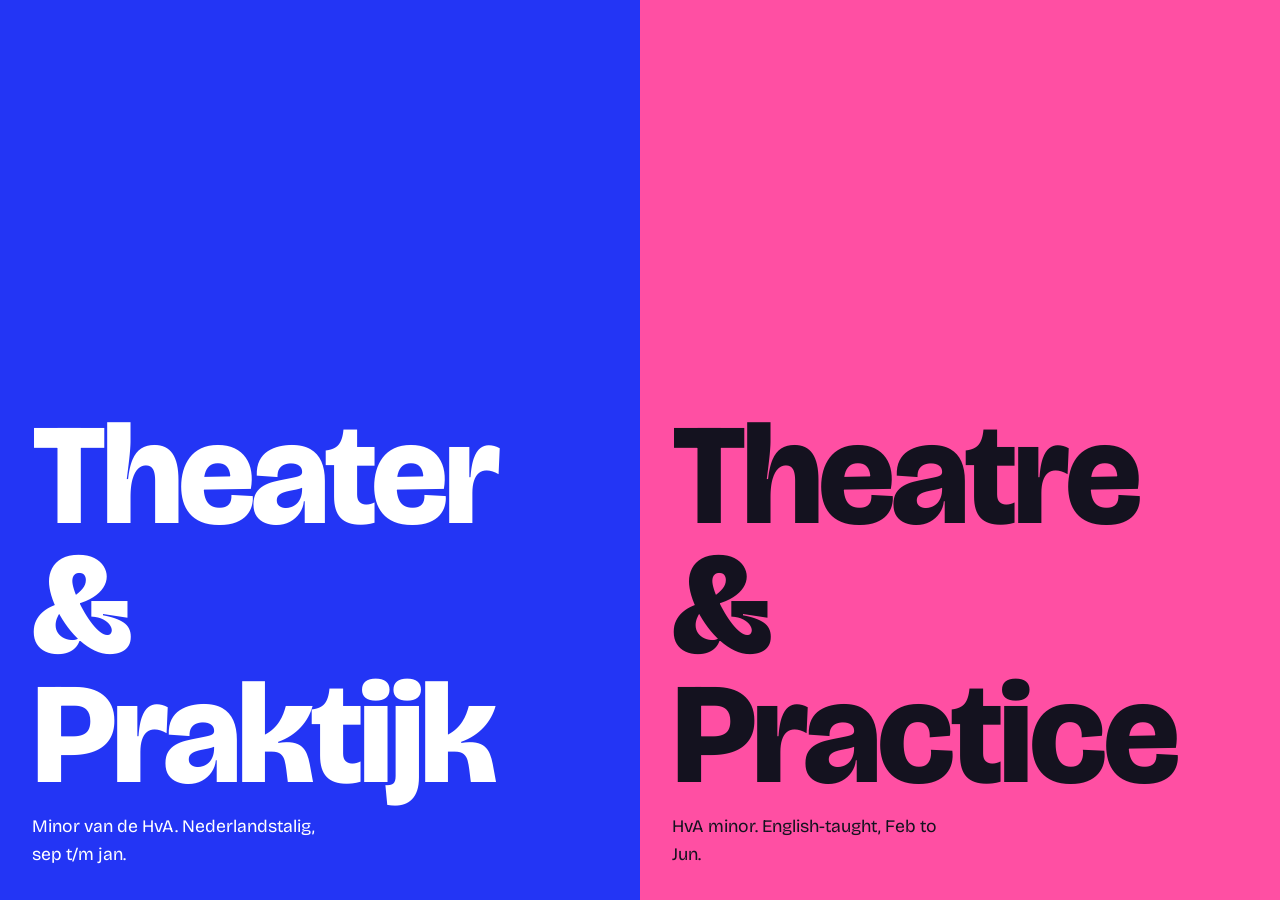
<file: Theater & Praktijk · Theatre & Practice.html>
<!doctype html>
<html lang="nl">
<head>
<meta charset="utf-8">
<meta name="viewport" content="width=device-width, initial-scale=1, viewport-fit=cover">
<title>Theater & Praktijk · Theatre & Practice · HvA minor</title>
<link rel="icon" href="data:image/svg+xml,<svg xmlns=%22http://www.w3.org/2000/svg%22 viewBox=%220 0 100 100%22><text y=%22.9em%22 font-size=%2290%22>🎭</text></svg>">
<link href="https://fonts.googleapis.com/css2?family=Bricolage+Grotesque:opsz,wght@12..96,400;12..96,600;12..96,800&display=swap" rel="stylesheet">
<style>
:root{--bg:#F6F3FF;--ink:#14121F;--card:#fff;--mut:#5A5670;--blue:#2335F5;--pink:#FF4FA3;--sun:#FFD23F;--line:#14121F22;box-sizing:border-box;padding-top:env(safe-area-inset-top,0px);padding-bottom:env(safe-area-inset-bottom,0px)}
@media (prefers-color-scheme:dark){:root:not([data-theme="light"]){--bg:#14121F;--ink:#F6F3FF;--card:#221F36;--mut:#B6B1CF;--line:#F6F3FF33}}
:root[data-theme="dark"]{--bg:#14121F;--ink:#F6F3FF;--card:#221F36;--mut:#B6B1CF;--line:#F6F3FF33}
*,*::before,*::after{box-sizing:inherit}
html{scroll-padding-top:env(safe-area-inset-top,0px);height:100%}
body{margin:0;min-height:100%;background:var(--bg);color:var(--ink);font:400 1.05rem/1.55 "Bricolage Grotesque",system-ui,-apple-system,"Segoe UI",sans-serif}
h1,h2,h3{line-height:1.02;margin:0 0 .5em;font-weight:800;letter-spacing:-.02em}
h1{font-size:clamp(3rem,11vw,8rem)}h2{font-size:clamp(2rem,5vw,3.4rem)}h3{font-size:1.3rem;letter-spacing:0}
p{margin:0 0 1em;max-width:62ch}a{color:inherit}
:focus-visible{outline:3px solid var(--pink);outline-offset:3px}
.wrap{max-width:1150px;margin:0 auto;padding:0 20px}
section{padding:64px 0}
header.top{position:sticky;top:env(safe-area-inset-top,0px);z-index:5;background:var(--bg);border-bottom:2px solid var(--ink)}
header.top .wrap{display:flex;align-items:center;gap:14px;flex-wrap:wrap;padding-top:10px;padding-bottom:10px}
.logo{font-weight:800;text-decoration:none;font-size:1.15rem;margin-right:auto}
nav{display:flex;gap:4px;flex-wrap:wrap}
nav a{text-decoration:none;padding:6px 12px;border-radius:99px;font-weight:600;font-size:.95rem}
nav a:hover{background:var(--sun);color:#14121F}nav a[aria-current]{background:var(--ink);color:var(--bg)}
.lang{border:2px solid var(--ink);border-radius:99px;padding:4px 12px;font-weight:800;text-decoration:none;font-size:.9rem}
.btn{display:inline-block;padding:14px 24px;border:2px solid #14121F;border-radius:99px;font:800 1rem inherit;font-family:inherit;text-decoration:none;cursor:pointer;background:var(--sun);color:#14121F;box-shadow:4px 4px 0 #14121F;transition:transform .15s,box-shadow .15s}
.btn:hover{transform:translate(2px,2px);box-shadow:2px 2px 0 #14121F}
.btn.pink{background:var(--pink)}.btn.ghost{background:#fff}.btn.sm{padding:8px 16px;font-size:.9rem}
.cta{display:flex;gap:14px;flex-wrap:wrap;margin-top:28px}
/* landing */
.landing{display:grid;grid-template-columns:1fr 1fr;min-height:100vh;min-height:100dvh}
.landing a{display:flex;flex-direction:column;justify-content:flex-end;padding:32px;text-decoration:none;color:#fff;transition:flex .3s}
.landing .nl{background:var(--blue)}.landing .en{background:var(--pink);color:#14121F}
.landing span.big{font-size:clamp(3.5rem,12vw,9rem);font-weight:800;line-height:.9;letter-spacing:-.03em}
.landing small{font-size:1.1rem;margin-top:14px;max-width:26ch}
.landing a:hover,.landing a:focus-visible{filter:brightness(1.08)}
@media(max-width:700px){.landing{grid-template-columns:1fr;grid-template-rows:1fr 1fr}}
/* hero */
.hero{background:var(--blue);color:#fff;padding:72px 0 80px;overflow:hidden;position:relative}
.hero h1{margin-bottom:.2em}
.hero .rot{font-size:clamp(1.6rem,4vw,2.6rem);font-weight:600}
.hero .rot b{display:inline-block;background:var(--sun);color:#14121F;padding:0 .35em;border-radius:.3em;transform:rotate(-2deg);min-width:3ch;animation:pop .5s}
@keyframes pop{from{transform:rotate(-8deg) scale(.7);opacity:0}}
.hero .spot{position:absolute;right:-120px;top:-120px;width:420px;height:420px;border-radius:50%;background:radial-gradient(circle,#FFD23F66,transparent 65%);pointer-events:none}
.facts{display:grid;grid-template-columns:repeat(auto-fit,minmax(170px,1fr));gap:0;border:2px solid var(--ink);margin-top:-36px;position:relative;background:var(--card)}
.facts div{padding:18px;border-right:2px solid var(--ink)}.facts div:last-child{border:0}
.facts b{display:block;font-size:1.7rem;line-height:1.1}
.facts span{color:var(--mut);font-size:.9rem}
@media(max-width:600px){.facts div{border-right:0;border-bottom:2px solid var(--ink)}}
/* stickers */
.stickers{display:flex;flex-wrap:wrap;gap:14px;margin-top:24px}
.sticker{border:2px solid var(--ink);border-radius:18px;padding:14px 18px;background:var(--card);max-width:260px}
.sticker:nth-child(3n+1){transform:rotate(-1.5deg);background:var(--sun);color:#14121F}
.sticker:nth-child(3n+2){transform:rotate(1.2deg);background:var(--pink);color:#14121F}
.sticker b{font-size:1.25rem;display:block}.sticker span{font-size:.92rem}
/* posters */
.grid{display:grid;grid-template-columns:repeat(auto-fill,minmax(230px,1fr));gap:22px}
.prod{cursor:pointer;background:none;border:0;padding:0;text-align:left;font:inherit;color:inherit}
.poster{aspect-ratio:3/4;border:2px solid var(--ink);padding:16px;display:flex;flex-direction:column;justify-content:space-between;color:#14121F;overflow:hidden;position:relative;transition:transform .2s}
.prod:hover .poster{transform:rotate(-1.5deg) scale(1.02)}
.poster i{font-style:normal;font-size:5rem;font-weight:800;line-height:.8;opacity:.9}
.poster strong{font-size:1.5rem;line-height:1;font-weight:800}
.poster small{font-weight:600}
.p0{background:var(--sun)}.p1{background:var(--pink)}.p2{background:#7BE0C3}.p3{background:#9AA5FF}
.meta{padding:10px 2px;font-size:.9rem;color:var(--mut)}
.tag{display:inline-block;border:2px solid var(--ink);border-radius:99px;padding:0 10px;font-size:.8rem;font-weight:600;margin-right:6px;color:var(--ink)}
/* tables, lists */
.two{display:grid;grid-template-columns:1fr 1fr;gap:40px}@media(max-width:800px){.two{grid-template-columns:1fr}}
.scroll{overflow-x:auto}table{border-collapse:collapse;width:100%;min-width:520px}
th,td{text-align:left;padding:12px;border-bottom:2px solid var(--line);vertical-align:top}th{font-weight:800}
ol.goals{padding-left:1.2em}ol.goals li{margin-bottom:.7em;max-width:60ch}
.band{background:var(--ink);color:var(--bg)}.band .btn{box-shadow:4px 4px 0 var(--pink)}
.who{display:flex;gap:16px;align-items:flex-start;margin-bottom:28px}
.av{flex:none;width:84px;height:84px;border-radius:50%;border:2px solid var(--ink);display:grid;place-items:center;font-weight:800;font-size:1.6rem;color:#14121F}
.tile{aspect-ratio:4/3;border:2px dashed var(--ink);display:grid;place-items:center;text-align:center;padding:14px;color:var(--mut);font-size:.95rem}
.filters{display:flex;gap:12px;flex-wrap:wrap;margin:0 0 28px}
.filters input,.filters select{font:inherit;padding:10px 14px;border:2px solid var(--ink);border-radius:12px;background:var(--card);color:var(--ink)}
dialog{border:2px solid var(--ink);padding:0;max-width:min(680px,94vw);background:var(--bg);color:var(--ink)}
dialog::backdrop{background:#14121Fcc}dialog .in{padding:26px}
.note{font-size:.9rem;color:var(--mut)}
footer{border-top:2px solid var(--ink);padding:28px 0 40px;font-size:.92rem}
footer .wrap{display:flex;gap:20px;flex-wrap:wrap;justify-content:space-between;align-items:center}
.adm{display:flex;gap:8px;align-items:center}
@media(prefers-reduced-motion:reduce){*{animation:none!important;transition:none!important}}
</style>
</head>
<body>
<div id="app"></div>
<dialog id="dlg"></dialog>
<script>
/* ---------- Voorbeelddata: vervang door eigen producties ---------- */
const PRODS=[
 {id:'p1',title:'Het Laatste Bedrijf',year:'2026–2027',track:'voltijd',status:'current',nl:'Een eindproductie over afscheid nemen. Speelt in Crea Theater; data volgen.',en:'A final production about saying goodbye. Plays at Crea Theater; dates to follow.',who:'Studenten NL-minor 2026–2027'},
 {id:'p2',title:'Backstage Is Where I Live',year:'2026–2027',track:'deeltijd',status:'current',nl:'Eindproductie van de Engelstalige minor (februari t/m juni).',en:'Final production of the English-taught minor (February to June).',who:'Students EN minor 2026–2027'},
 {id:'p3',title:'Spiegelzaal',year:'2025–2026',track:'voltijd',status:'archive',nl:'Voorbeeldproductie voor het archief.',en:'Sample production for the archive.',who:'—'},
 {id:'p4',title:'Open Curtain',year:'2025–2026',track:'deeltijd',status:'archive',nl:'Voorbeeldproductie voor het archief.',en:'Sample production for the archive.',who:'—'},
 {id:'p5',title:'Wie Speelt Wie',year:'2024–2025',track:'voltijd',status:'archive',nl:'Voorbeeldproductie voor het archief.',en:'Sample production for the archive.',who:'—'},
 {id:'p6',title:'Second Act',year:'2024–2025',track:'deeltijd',status:'archive',nl:'Voorbeeldproductie voor het archief.',en:'Sample production for the archive.',who:'—'}
];
const MAIL={nl:'f.christiaans@hva.nl',en:'d.mertens@hva.nl'};
const SKILLS=[['spelen','play','Uit je comfortzone, het podium op.','Out of your comfort zone, onto the stage.'],
['regisseren','direct','Je klasgenoten leiden en een monoloog vormgeven.','Guide classmates and shape a monologue.'],
['maken','make','Van idee naar eigen voorstelling.','From idea to your own performance.'],
['analyseren','analyse','Voorstellingen lezen en duiden.','Read and interpret performances.'],
['samenwerken','collaborate','Met makers, docenten en doelgroepen.','With makers, teachers and audiences.'],
['presenteren','present','Je werk laten zien aan publiek.','Show your work to an audience.'],
['dramaturgie','dramaturgy','Begrijpen waarom een voorstelling werkt.','Understand why a performance works.'],
['lesgeven','teach','Theatrale werkvormen in je eigen vak.','Theatrical methods in your own field.']];
const PH=[['I','6','Theatergeschiedenis','Theatre history','Tentamen','Written exam','Hoorcolleges aan de hand van toneelteksten, voorbeelden en theorie.','Lectures based on plays, examples and theory.'],
['II','6','Didactiek','Didactics','Product + lesbezoek','Product + class visit','Zoek een opdrachtgever in onderwijs of theater en geef een lessenserie, project of training.','Find a client in education or theatre and deliver a lesson series, project or training.'],
['III','6','Acteren & regisseren','Acting & directing','Regieconcept + presentatie + analyse','Directing concept + presentation + analysis','Je geeft een monoloog vorm, met een klasgenoot als regisseur.','You shape a monologue, with a classmate as director.'],
['IV-A','–','Kijkverslagen','Viewing reports','Drie kijkverslagen','Three viewing reports','Ongeveer 7–10 voorstellingen in de avonduren, geanalyseerd in groepjes van drie of vier.','About 7–10 evening performances, analysed in groups of three or four.'],
['IV-B','12','De voorstelling','The performance','Presentatie + reflectieverslag','Presentation + reflection report','Een eindproductie in Crea Theater Amsterdam, met evaluatie en reflectie.','A final production at Crea Theater in Amsterdam, with evaluation and reflection.']];
const GOALS=[['Je begrijpt fundamentele begrippen, stromingen en stijlen uit de theatergeschiedenis en kunt deze toepassen in een voorstel voor een eigen creatief proces.','You will understand fundamental concepts, movements and styles from theatre history and can apply them in a proposal for your own creative process.'],
['Je analyseert en duidt de semiotiek van theatervoorstellingen.','You analyze and interpret the semiotics of theatre performances.'],
['Je ontwikkelt dramatische werkvormen die toepasbaar zijn in de (eigen) beroepspraktijk en voert deze uit in een authentieke beroepssetting.','You develop dramatic working methods that can be applied in your (own) professional practice and carry them out in an authentic professional setting.'],
['Je speelt en regisseert een monoloog voor publiek.','You play and direct a monologue in front of an audience.'],
['Je verzorgt vanuit een professionele houding alle facetten van een theaterproductie: spel, regie, dramaturgie, scenografie en productie.','You take care of all facets of a theatre production from a professional attitude: acting, directing, dramaturgy, scenography and production.']];
const TEACH=[['Domenico Mertens','DM','Theatergeschiedenis · Acteren & regisseren · De voorstelling','Theatre history · Acting & directing · The performance','#FFD23F'],
['Fransje Christiaans','FC','Didactiek · Acteren & regisseren · De voorstelling','Didactics · Acting & directing · The performance','#FF4FA3'],
['Wout Nooitgedagt','WN','Didactiek · Acteren & regisseren · De voorstelling','Didactics · Acting & directing · The performance','#7BE0C3']];

/* ---------- state ---------- */
let L='nl',pg='home',F={q:'',year:'',track:''},admin=false,moved=new Set();
try{moved=new Set(JSON.parse(localStorage.getItem('tp-moved')||'[]'))}catch(e){}
const t=(nl,en)=>L==='nl'?nl:en;
const isCur=p=>p.status==='current'&&!moved.has(p.id);
const save=()=>{try{localStorage.setItem('tp-moved',JSON.stringify([...moved]))}catch(e){}};
const PAGES=[['home','Home','Home'],['over','Over de opleiding','About the minor'],['docenten','Docenten','Teachers'],['voorstellingen','Voorstellingen & projecten','Shows & projects'],['archief','Archief','Archive'],['contact','Inschrijven / contact','Apply / contact']];
const href=p=>`#/${L}/${p}`;
const trackLbl=k=>k==='voltijd'?t('Voltijd · NL','Full-time · EN'):t('Deeltijd · NL','Part-time · EN');
const trackName=k=>k==='voltijd'?t('Voltijd','Full-time'):t('Deeltijd','Part-time');

/* ---------- views ---------- */
function poster(p,i){return `<button class="prod" data-open="${p.id}"><div class="poster p${i%4}"><small>${p.year}</small><i>${p.title[0]}</i><strong>${p.title}</strong></div><div class="meta"><span class="tag">${p.track==='voltijd'?t('Voltijd','Full-time'):t('Deeltijd','Part-time')}</span>${t('Bekijk','View')}</div></button>`}
function prodGrid(list,adm){return list.length?`<div class="grid">${list.map((p,i)=>`<div>${poster(p,i)}${adm?`<button class="btn sm ghost" data-move="${p.id}">${t('Verplaats naar archief','Move to archive')}</button>`:''}</div>`).join('')}</div>`:`<p>${t('Nog geen voorstellingen aangekondigd. Kijk binnenkort weer, of blader door het archief.','No shows announced yet. Check back soon, or browse the archive.')}</p>`}
const cta=()=>`<div class="cta"><a class="btn" href="${href('over')}#programma">${t('Bekijk het programma','View the programme')}</a><a class="btn pink" href="${href('contact')}">${t('Kom kennismaken','Come say hello')}</a><a class="btn ghost" href="${href('contact')}#inschrijven">${t('Schrijf je in','Apply')}</a></div>`;

const V={
home:()=>`
<div class="hero"><div class="spot"></div><div class="wrap">
 <h1>${t('Theater &<br>Praktijk','Theatre &<br>Practice')}</h1>
 <p class="rot">${t('Hier leer je','Here you learn to')} <b id="rot">${t(SKILLS[0][0],SKILLS[0][1])}</b></p>
 <p style="max-width:44ch;font-size:1.2rem">${t('Een minor van de HvA waarin je leert acteren, regisseren en doceren, en dat toepast in je eigen vak. Ga uit je comfortzone en durf (weer) te spelen.','An HvA minor where you learn to act, direct and teach, and apply it in your own field. Step out of your comfort zone and dare to play again.')}</p>
 ${cta()}</div></div>
<div class="wrap"><div class="facts">
 <div><b>30 EC</b><span>${t('één semester, 40 uur per week','one semester, 40 hours a week')}</span></div>
 <div><b>${t('Ma & di','Thursday')}</b><span>${t('sep t/m jan · Nederlands · 10:20–16:20','Feb to Jun · English · 13:20–21:20')}</span></div>
 <div><b>Crea Theater</b><span>${t('eindvoorstelling in Amsterdam','final show in Amsterdam')}</span></div>
 <div><b>${t('Met of zonder ervaring','No experience needed')}</b><span>${t('onderwijs op maat','teaching tailored to you')}</span></div></div></div>
<section><div class="wrap"><h2>${t('Wat leer je hier?','What will you learn?')}</h2>
 <p>${t('Niet alleen vakken, vooral vaardigheden.','Not just subjects, mostly skills.')}</p>
 <div class="stickers">${SKILLS.map(s=>`<div class="sticker"><b>${t(s[0],s[1])}</b><span>${t(s[2],s[3])}</span></div>`).join('')}</div></div></section>
<section><div class="wrap two"><div><h2>${t('Voor wie?','Who is it for?')}</h2>
 <p>${t('Je zit in je laatste jaar van hbo of universiteit: drie jaar les en tentamens achter de rug. Naast stage en scriptie kijk je met 30 studiepunten even buiten je eigen studie.','You are in your final year of university or applied sciences: three years of classes and exams behind you. Next to your internship and thesis, 30 credits let you look beyond your own field.')}</p>
 <p>${t('Ook uitwisselingsstudenten zijn welkom in de Engelstalige minor: een half jaar Amsterdam om toneel te zien, te leren acteren en zelf toneel te maken.','Exchange students are welcome in the English-taught minor: half a year in Amsterdam to watch theatre, learn to act and make theatre yourself.')}</p></div>
 <div><h2>${t('Zo zie je het','See what it feels like')}</h2><div class="grid" style="grid-template-columns:1fr 1fr">
 <div class="tile">${t('Foto: repetitie','Photo: rehearsal')}</div><div class="tile">${t('Video: fragment uit een voorstelling','Video: show excerpt')}</div>
 <div class="tile">${t('Citaat van een student','Student quote')}</div><div class="tile">${t('Foto: opbouw in Crea','Photo: set-up at Crea')}</div></div>
 <p class="note" style="margin-top:10px">${t('Plaats hier eigen foto’s, video’s en verhalen van huidige en oud-studenten.','Add your own photos, videos and stories from current and former students here.')}</p></div></div></section>
<section class="band"><div class="wrap"><h2>${t('Nu in het theater','Now playing')}</h2>${prodGrid(PRODS.filter(isCur).slice(0,4),false)}<div class="cta"><a class="btn" href="${href('voorstellingen')}">${t('Alle voorstellingen','All shows')}</a></div></div></section>`,

over:()=>`
<section><div class="wrap"><h1 style="font-size:clamp(2.6rem,8vw,6rem)">${t('Over de opleiding','About the minor')}</h1>
 <p style="font-size:1.2rem">${t('Je leert theater regisseren, acteren en doceren en past dat toe binnen je eigen vakgebied. Je bestudeert de theatergeschiedenis, geeft een monoloog vorm, ontwikkelt een les of training en werkt toe naar een eigen theaterproductie.','You learn to direct, act and teach theatre and apply it within your own field. You study theatre history, shape a monologue, develop a lesson or training and work towards your own theatre production.')}</p>
 <div class="stickers"><div class="sticker"><b>${t('Nederlands','Dutch')}</b><span>${t('September t/m januari · maandag en dinsdag, 10:20–16:20 (zes uur per dag)','September to January · Monday and Tuesday, 10:20–16:20 (six hours a day)')}</span></div>
 <div class="sticker"><b>${t('Engels','English')}</b><span>${t('Februari t/m juni · donderdag, 13:20–21:20 (zes uur)','February to June · Thursday, 13:20–21:20 (six hours)')}</span></div></div>
 <p class="note" style="margin-top:14px">${t('Contactmomenten zijn onder voorbehoud. Een week voor de start staat het rooster op Brightspace.','Contact times are subject to change. A week before the start the schedule is on Brightspace.')}</p></div></section>
<section id="programma"><div class="wrap"><h2>${t('Programma in vier fases','Programme in four phases')}</h2>
 <div class="scroll"><table><tr><th>${t('Fase','Phase')}</th><th>EC</th><th>${t('Onderdeel','Part')}</th><th>${t('Toetsing','Assessment')}</th></tr>
 ${PH.map(r=>`<tr><td><b>${r[0]}</b></td><td>${r[1]}</td><td><b>${t(r[2],r[3])}</b><br><span class="note">${t(r[6],r[7])}</span></td><td>${t(r[4],r[5])}</td></tr>`).join('')}</table></div>
 <p class="note" style="margin-top:12px">${t('Per fase heb je één herkansing. Alle kijkverslagen moeten goedgekeurd zijn om fase IV af te sluiten. Herkansing fase IV is in augustus of het volgende semester.','You get one resit per phase. All viewing reports must be approved to complete phase IV. The phase IV resit is in August or the next semester.')}</p></div></section>
<section class="band"><div class="wrap"><h2>${t('Doelen','Goals')}</h2><ol class="goals">${GOALS.map(g=>`<li>${t(g[0],g[1])}</li>`).join('')}</ol>
 <p class="note" style="color:inherit;opacity:.8">${t('Bachelorniveau volgens de HBO-standaard: onderzoekend vermogen, professioneel vakmanschap, beroepsethiek en maatschappelijke oriëntatie.','Bachelor level per the HBO standard: investigative ability, professional craftsmanship, professional ethics and social orientation.')}</p></div></section>
<section><div class="wrap two"><div><h2>${t('Toelating','Admission')}</h2>
 <p>${t('Affiniteit met theater is een pré, geen vereiste. Onderbouw je keuze en leg een heldere link met je eigen opleiding of praktijk. We verwachten een open houding richting diversiteit, inclusiviteit en gelijkwaardigheid.','Affinity with theatre helps but is not required. Justify your choice and show a clear link with your own study or practice. We expect an open attitude towards diversity, inclusivity and equality.')}</p>
 <p>${t('Je moet beschikbaar zijn tijdens alle contacturen. Ook niet-HvA-studenten kunnen meedoen.','You must be available during all contact hours. Students from outside the HvA can join too.')}${t('',' Sufficient English proficiency is required.')}</p></div>
 <div><h2>${t('Tijd en kosten','Time and costs')}</h2>
 <p>${t('Reken op 40 studiebelastingsuren per week. Je bezoekt ongeveer zeven voorstellingen in de avond en in de laatste fase repeteer je extra. Ga dus niet te veel werken ernaast.','Expect 40 study hours a week. You attend about seven evening performances and in the final phase you rehearse extra. Don’t plan too much work next to it.')}</p>
 <p>${t('Literatuur ca. € 80, theaterbezoek ca. € 150 (gemiddeld € 10–15 per voorstelling met groepskorting; een CJP of stadspas helpt). Een excursie is optioneel en wordt aan het begin aangekondigd.','Literature about € 80, theatre visits about € 150 (on average € 10–15 per show with group discount; a CJP or city pass helps). An excursion is optional and announced at the start.')}</p></div></div></section>`,

docenten:()=>`<section><div class="wrap"><h1 style="font-size:clamp(2.6rem,8vw,6rem)">${t('Docenten','Teachers')}</h1>
 ${TEACH.map(x=>`<div class="who"><div class="av" style="background:${x[4]}">${x[1]}</div><div><h3>${x[0]}</h3><p>${t(x[2],x[3])}</p></div></div>`).join('')}
 <p class="note">${t('Voeg hier foto’s en een korte introductie van elke docent toe.','Add photos and a short intro for each teacher here.')}</p></div></section>`,

voorstellingen:()=>`<section><div class="wrap"><h1 style="font-size:clamp(2.6rem,8vw,6rem)">${t('Voorstellingen & projecten','Shows & projects')}</h1>
 <p>${t('Elk jaar spelen we in Crea Theater in Amsterdam. Hier zie je wat er binnenkort speelt.','Every year we perform at Crea Theater in Amsterdam. See what is playing soon.')}</p>
 ${admin?`<div class="cta" style="margin:0 0 24px"><button class="btn pink sm" data-moveall>${t('Verplaats alles naar archief','Move all to archive')}</button></div>`:''}
 ${prodGrid(PRODS.filter(isCur),admin)}
 <div class="cta"><a class="btn ghost" href="${href('archief')}">${t('Naar het archief','Go to the archive')}</a></div></div></section>`,

archief:()=>{const all=PRODS.filter(p=>!isCur(p));const yrs=[...new Set(all.map(p=>p.year))].sort().reverse();
 const list=all.filter(p=>(!F.year||p.year===F.year)&&(!F.track||p.track===F.track)&&(!F.q||(p.title+p.who).toLowerCase().includes(F.q.toLowerCase())));
 const yy=[...new Set(list.map(p=>p.year))].sort().reverse();
 return `<section><div class="wrap"><h1 style="font-size:clamp(2.6rem,8vw,6rem)">${t('Archief','Archive')}</h1>
 <p>${t('Het geheugen van de minor: alle producties per jaar.','The memory of the minor: every production by year.')}</p>
 <div class="filters"><input id="fq" type="search" placeholder="${t('Zoek titel of student','Search title or student')}" value="${F.q}" aria-label="${t('Zoeken','Search')}">
 <select id="fy" aria-label="${t('Jaar','Year')}"><option value="">${t('Alle jaren','All years')}</option>${yrs.map(y=>`<option${F.year===y?' selected':''}>${y}</option>`).join('')}</select>
 <select id="ft" aria-label="${t('Variant','Track')}"><option value="">${t('Voltijd en deeltijd','Full- and part-time')}</option><option value="voltijd"${F.track==='voltijd'?' selected':''}>${t('Voltijd','Full-time')}</option><option value="deeltijd"${F.track==='deeltijd'?' selected':''}>${t('Deeltijd','Part-time')}</option></select></div>
 ${yy.length?yy.map(y=>`<h2>${y}</h2>${prodGrid(list.filter(p=>p.year===y),false)}`).join(''):`<p>${t('Geen producties gevonden. Pas je filters aan.','No productions found. Adjust your filters.')}</p>`}
 <p class="note" style="margin-top:24px">${t('Voorbeelddata: de titels zijn placeholders.','Sample data: titles are placeholders.')}</p></div></section>`},

contact:()=>`<section><div class="wrap"><h1 style="font-size:clamp(2.6rem,8vw,6rem)">${t('Inschrijven & contact','Apply & contact')}</h1>
 <div class="two"><div id="inschrijven"><h2>${t('Schrijf je in','Apply')}</h2>
 <p>${t('Inschrijven doe je via Kies op Maat. Schrijf je in voor de periode september t/m januari.','Apply through Kies op Maat. Choose the February to June period.')}</p>
 <div class="cta"><a class="btn" href="https://www.kiesopmaat.nl" target="_blank" rel="noopener">${t('Schrijf je in','Apply')}</a><a class="btn ghost" href="${href('over')}#programma">${t('Bekijk het programma','View the programme')}</a></div></div>
 <div><h2>${t('Kom kennismaken','Come say hello')}</h2>
 <p>${t('Vragen, of eerst een kijkje nemen? Mail Fransje Christiaans.','Questions, or want a look first? Email Domenico Mertens.')}</p>
 <div class="cta"><a class="btn pink" href="mailto:${MAIL[L]}">${t('Neem contact op','Get in touch')}</a></div><p class="note" style="margin-top:12px">${MAIL[L]}</p></div></div></div></section>`
};

/* ---------- render ---------- */
function render(){
 const app=document.getElementById('app');document.documentElement.lang=L||'nl';
 if(!L){document.title='Theater & Praktijk · Theatre & Practice';
  app.innerHTML=`<main class="landing"><a class="nl" href="#/nl/home" lang="nl"><span class="big">Theater &amp; Praktijk</span><small>Minor van de HvA. Nederlandstalig, sep t/m jan.</small></a><a class="en" href="#/en/home" lang="en"><span class="big">Theatre &amp; Practice</span><small>HvA minor. English-taught, Feb to Jun.</small></a></main>`;return}
 document.title=t('Theater & Praktijk · HvA minor','Theatre & Practice · HvA minor');
 const other=L==='nl'?'en':'nl';
 app.innerHTML=`<header class="top"><div class="wrap"><a class="logo" href="${href('home')}">🎭 ${t('Theater & Praktijk','Theatre & Practice')}</a>
 <nav aria-label="${t('Hoofdmenu','Main menu')}">${PAGES.map(p=>`<a href="${href(p[0])}"${p[0]===pg?' aria-current="page"':''}>${t(p[1],p[2])}</a>`).join('')}</nav>
 <a class="lang" href="#/${other}/${pg}" hreflang="${other}">${other.toUpperCase()}</a></div></header>
 <main>${(V[pg]||V.home)()}</main>
 <footer><div class="wrap"><span>${t('Minor Theater & Praktijk · Hogeschool van Amsterdam','Minor Theatre & Practice · Amsterdam University of Applied Sciences')}</span>
 <label class="adm"><input type="checkbox" id="adm"${admin?' checked':''}> ${t('Beheer','Manage')}</label></div></footer>`;
 bind();rotate();
}
function bind(){
 const $=s=>document.querySelector(s);
 $('#adm').onchange=e=>{admin=e.target.checked;render()};
 document.querySelectorAll('[data-open]').forEach(b=>b.onclick=()=>open(b.dataset.open));
 document.querySelectorAll('[data-move]').forEach(b=>b.onclick=()=>{moved.add(b.dataset.move);save();render()});
 const ma=$('[data-moveall]');if(ma)ma.onclick=()=>{PRODS.filter(isCur).forEach(p=>moved.add(p.id));save();render()};
 const fq=$('#fq');if(fq){fq.oninput=e=>{F.q=e.target.value;render();const n=$('#fq');n.focus();n.setSelectionRange(F.q.length,F.q.length)};
  $('#fy').onchange=e=>{F.year=e.target.value;render()};$('#ft').onchange=e=>{F.track=e.target.value;render()}}
}
function open(id){const p=PRODS.find(x=>x.id===id),i=PRODS.indexOf(p),d=document.getElementById('dlg');
 d.innerHTML=`<div class="in"><div class="poster p${i%4}" style="aspect-ratio:16/9;margin-bottom:16px"><small>${p.year}</small><strong style="font-size:2.4rem">${p.title}</strong></div>
 <p><span class="tag">${trackName(p.track)}</span><span class="tag">${p.year}</span><span class="tag">Crea Theater</span></p>
 <p>${t(p.nl,p.en)}</p><p><b>${t('Makers','Makers')}:</b> ${p.who}</p>
 <p class="note">${t('Hier komen foto’s, affiche, video’s en programma.','Photos, poster, videos and programme go here.')}</p>
 <button class="btn sm" id="cl">${t('Sluiten','Close')}</button></div>`;
 d.showModal();document.getElementById('cl').onclick=()=>d.close()}
let timer;function rotate(){clearTimeout(timer);const el=document.getElementById('rot');if(!el)return;let i=0;
 (function n(){timer=setTimeout(()=>{const e=document.getElementById('rot');if(!e)return;i=(i+1)%SKILLS.length;const c=e.cloneNode();c.textContent=t(SKILLS[i][0],SKILLS[i][1]);e.replaceWith(c);n()},1800)})()}
function route(){const p=location.hash.replace(/^#\/?/,'').split('#')[0].split('/');
 if(p[0]==='nl'||p[0]==='en'){L=p[0];pg=V[p[1]]?p[1]:'home'}else{L=null}
 render();window.scrollTo(0,0)}
addEventListener('hashchange',route);route();
</script>
</body>
</html>
</file>
